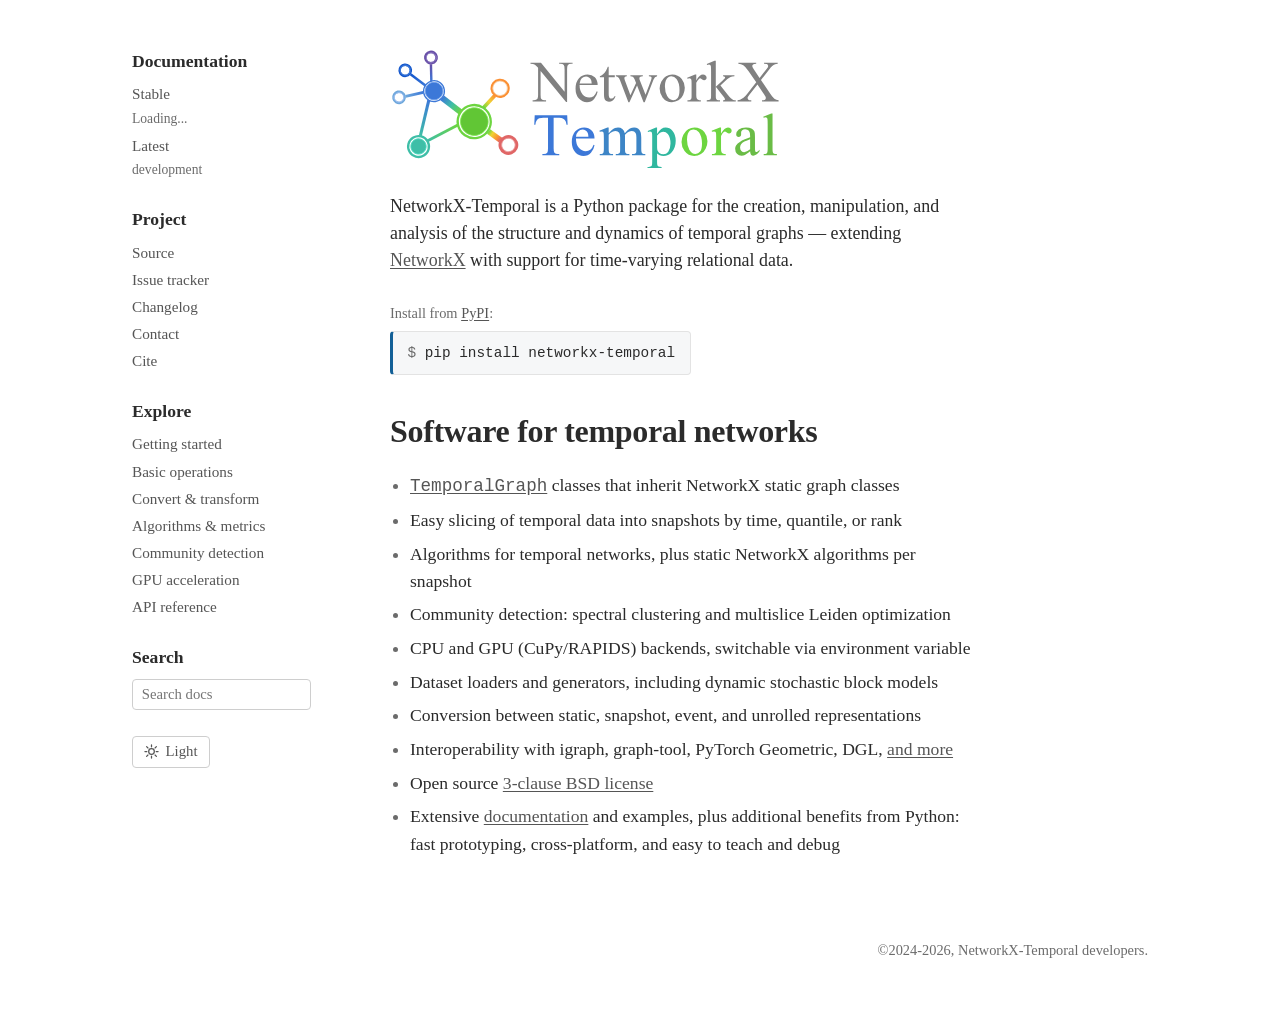
<file: index.html>
<!DOCTYPE html>
<html lang="en">
<head>
<meta charset="utf-8">
<meta name="viewport" content="width=device-width, initial-scale=1">
<title>NetworkX-Temporal — Temporal graph analysis in Python</title>
<meta name="description" content="NetworkX-Temporal is a Python package for the creation, manipulation, and analysis of the structure and dynamics of temporal graphs.">
<meta property="og:title" content="NetworkX-Temporal">
<meta property="og:description" content="Temporal graph analysis in Python, extending NetworkX.">
<meta property="og:image" content="https://networkx-temporal.org/banner.png">
<meta property="og:url" content="https://networkx-temporal.org/">
<meta name="twitter:card" content="summary_large_image">
<link rel="canonical" href="https://networkx-temporal.org/">
<link rel="apple-touch-icon" sizes="180x180" href="/apple-touch-icon.png">
<link rel="icon" type="image/svg+xml" href="/logo.svg">
<link rel="icon" type="image/png" sizes="32x32" href="/favicon-32x32.png">
<link rel="icon" type="image/png" sizes="16x16" href="/favicon-16x16.png">
<link rel="manifest" href="/site.webmanifest">
<style>
  :root {
    --blue: #136097;
    --link: #555555;
    --ink: #2b2b2b;
    --muted: #6b6b6b;
    --line: #e3e3e3;
    --bg: #ffffff;
    --code-bg: #f6f7f8;
    --border: #cecece;
    --serif: Charter, "Bitstream Charter", "Sitka Text", Cambria, Georgia, "Times New Roman", serif;
    --mono: ui-monospace, "SF Mono", "Cascadia Code", Menlo, Consolas, monospace;
    color-scheme: light;
  }

  /* Dark palette: system setting, unless light was explicitly chosen. */
  @media (prefers-color-scheme: dark) {
    :root:not([data-theme="light"]) {
      --blue: #6cb0e6;
      --link: #b4b4b4;
      --ink: #eeeeee;
      --muted: #989898;
      --line: #33373a;
      --bg: #16181a;
      --code-bg: #202427;
      --border: #3b4043;
      color-scheme: dark;
    }
  }
  /* Dark palette: explicit choice, set by the toggle. */
  :root[data-theme="dark"] {
    --blue: #6cb0e6;
    --link: #b4b4b4;
    --ink: #eeeeee;
    --muted: #989898;
    --line: #33373a;
    --bg: #16181a;
    --code-bg: #202427;
    --border: #3b4043;
    color-scheme: dark;
  }
  * { box-sizing: border-box; }
  html { scroll-behavior: smooth; }
  body {
    margin: 0;
    font-family: var(--serif);
    color: var(--ink);
    background: var(--bg);
    line-height: 1.55;
    font-size: 16px;
    -webkit-font-smoothing: antialiased;
    text-rendering: optimizeLegibility;
  }
  a { color: var(--link); text-decoration: underline; text-underline-offset: 2px; }
  a:hover { color: var(--blue); }

  .wrap {
    max-width: 1080px;
    margin: 0 auto;
    padding: 3rem 2rem 1.5rem;
    display: grid;
    grid-template-columns: 210px 1fr;
    gap: 3rem;
    align-items: start;
  }

  /* Sidebar */
  .side { position: sticky; top: 1.75rem; font-size: 0.95rem; }
  .side .group { margin-bottom: 1.6rem; }
  .side h2 {
    font-size: 1.1rem; font-weight: 700; margin: 0 0 0.45rem; color: var(--ink);
  }
  .side ul { list-style: none; margin: 0; padding: 0; }
  .side li { margin: 0.22rem 0; }
  .side a { color: var(--link); text-decoration: none; }
  .side a:hover { color: var(--blue); text-decoration: underline; }
  .side .rel { color: var(--muted); font-size: 0.85rem; margin: 0.1rem 0 0.35rem; }

  .search { display: block; }
  .search input {
    width: 85%;
    font-family: var(--serif); font-size: 0.92rem;
    padding: 0.4rem 0.55rem;
    border: 1px solid var(--border); border-radius: 4px; background: var(--bg); color: var(--ink);
  }
  .search input:focus { outline: none; border-color: var(--blue); box-shadow: 0 0 0 2px rgba(31, 119, 180, 0.2); }

  .theme button {
    display: inline-flex; align-items: center; gap: 0.4rem;
    font-family: var(--serif); font-size: 0.92rem;
    padding: 0.4rem 0.7rem;
    border: 1px solid var(--border); border-radius: 4px;
    background: var(--bg); color: var(--link); cursor: pointer;
  }
  .theme button:hover { color: var(--blue); border-color: var(--blue); }
  .theme svg { width: 15px; height: 15px; flex: none; }
  .theme .icon-moon { display: none; }
  :root[data-theme="dark"] .theme .icon-sun { display: none; }
  :root[data-theme="dark"] .theme .icon-moon { display: inline; }

  /* Main */
  .main .brand img { max-width: 400px; width: 100%; height: auto; display: block; margin-bottom: 1.25rem; }
  .lead {
    font-size: 1.12rem; line-height: 1.5; color: var(--ink);
    max-width: 64ch; margin: 0 0 1.75rem;
  }

  .install-block { margin: 0 0 2rem; }
  .install-block .label { font-size: 0.9rem; color: var(--muted); margin: 0 0 0.45rem; }
  .install {
    font-family: var(--mono); font-size: 0.9rem;
    background: var(--code-bg); border: 1px solid var(--line);
    border-left: 3px solid var(--blue);
    border-radius: 4px; padding: 0.6rem 0.9rem; display: inline-block; user-select: all; color: var(--ink);
  }
  .install::before { content: "$ "; color: var(--muted); }

  .main h1 {
    /* font-size: clamp(1.7rem, 3.2vw, 2.3rem); font-weight: 700; */
    letter-spacing: -0.01em; margin: 0 0 1rem; color: var(--ink);
  }

  .feature-list { font-size: 1.1rem; margin: 0; padding-left: 1.25rem; max-width: 66ch; }
  .feature-list li { margin: 0.4rem 0; }
  .feature-list li::marker { color: var(--muted); }

  footer {
    max-width: 1080px; margin: 0 auto; padding: 2.25rem 2rem 2.75rem;
    color: var(--muted); font-size: 0.9rem; text-align: right;
  }

  :focus-visible { outline: 3px solid var(--blue); outline-offset: 2px; border-radius: 3px; }

  @media (max-width: 800px) {
    .wrap { grid-template-columns: 1fr; gap: 2.25rem; padding-top: 2.25rem; }
    .side { position: static; order: 2; border-top: 1px solid var(--line); padding-top: 1.75rem; }
    .main { order: 1; }
  }
  @media (prefers-reduced-motion: reduce) { html { scroll-behavior: auto; } }
</style>
<script>
  /* Runs before first paint so the page never flashes the wrong theme. */
  (function () {
    var stored = null;
    try { stored = localStorage.getItem('theme'); } catch (e) { }
    document.documentElement.dataset.theme =
      stored || (matchMedia('(prefers-color-scheme: dark)').matches ? 'dark' : 'light');
  })();
</script>
</head>
<body>
  <div class="wrap">
    <aside class="side">
    <nav class="group" aria-label="Documentation">
      <h2>Documentation</h2>
      <ul>
        <li>
          <a href="https://networkx-temporal.readthedocs.io/en/stable/">Stable</a>
          <div class="rel" id="version">Loading...</div>
        </li>
        <li>
          <a href="https://networkx-temporal.readthedocs.io/en/latest/">Latest</a>
          <div class="rel">development</div>
        </li>
        <script>
          fetch('https://pypi.org/pypi/networkx-temporal/json')
            .then(response => response.json())
            .then(data => {
              document.getElementById('version').textContent = data.info.version;
            })
            .catch(error => console.error('Error:', error));
        </script>
      </ul>
    </nav>

      <nav class="group" aria-label="Project links">
        <h2>Project</h2>
        <ul>
          <li><a href="https://github.com/nelsonaloysio/networkx-temporal">Source</a></li>
          <li><a href="https://github.com/nelsonaloysio/networkx-temporal/issues">Issue tracker</a></li>
          <li><a href="https://github.com/nelsonaloysio/networkx-temporal/blob/main/CHANGELOG.md">Changelog</a></li>
          <li><a href="mailto:nelsonaloysio.reis@isti.cnr.it">Contact</a></li>
          <li><a href="https://networkx-temporal.readthedocs.io/en/stable/cite.html">Cite</a></li>
        </ul>
      </nav>

      <nav class="group" aria-label="Explore">
        <h2>Explore</h2>
        <ul>
          <li><a href="https://networkx-temporal.readthedocs.io/en/stable/#quick-start">Getting started</a></li>
          <li><a href="https://networkx-temporal.readthedocs.io/en/stable/examples/basics.html">Basic operations</a></li>
          <li><a href="https://networkx-temporal.readthedocs.io/en/stable/examples/convert.html">Convert &amp; transform</a></li>
          <li><a href="https://networkx-temporal.readthedocs.io/en/stable/examples/metrics.html">Algorithms &amp; metrics</a></li>
          <li><a href="https://networkx-temporal.readthedocs.io/en/stable/examples/community.html">Community detection</a></li>
          <li><a href="https://networkx-temporal.readthedocs.io/en/stable/examples/gpu.html">GPU acceleration</a></li>
          <li><a href="https://networkx-temporal.readthedocs.io/en/stable/api/api.html">API reference</a></li>
        </ul>
      </nav>

      <form class="group search" role="search"
            action="https://networkx-temporal.readthedocs.io/en/stable/search.html" method="get">
        <h2>Search</h2>
        <input type="hidden" name="check_keywords" value="yes">
        <input type="hidden" name="area" value="default">
        <input type="search" name="q" placeholder="Search docs" aria-label="Search the documentation">
      </form>

      <div class="group theme">
        <button type="button" id="theme-toggle" aria-label="Switch to dark theme">
          <svg class="icon-sun" viewBox="0 0 24 24" fill="none" stroke="currentColor"
               stroke-width="2" stroke-linecap="round" aria-hidden="true">
            <circle cx="12" cy="12" r="4.5"/>
            <path d="M12 1.5v3M12 19.5v3M4.2 4.2l2.1 2.1M17.7 17.7l2.1 2.1M1.5 12h3M19.5 12h3M4.2 19.8l2.1-2.1M17.7 6.3l2.1-2.1"/>
          </svg>
          <svg class="icon-moon" viewBox="0 0 24 24" fill="none" stroke="currentColor"
               stroke-width="2" stroke-linecap="round" stroke-linejoin="round" aria-hidden="true">
            <path d="M20.5 14.5A8.5 8.5 0 0 1 9.5 3.5a8.5 8.5 0 1 0 11 11z"/>
          </svg>
          <span class="theme-label">Dark</span>
        </button>
      </div>
    </aside>

    <main class="main">
      <a class="brand" href="/" aria-label="NetworkX-Temporal home">
        <img src="/banner.svg" alt="NetworkX-Temporal — Temporal graph analysis in Python">
      </a>

      <p class="lead">
        NetworkX-Temporal is a Python package for the creation, manipulation, and analysis of
        the structure and dynamics of temporal graphs — extending
        <a href="https://networkx.org">NetworkX</a>
        with support for time-varying relational data.
      </p>

      <div class="install-block">
        <p class="label">Install from <a href="https://pypi.org/project/networkx-temporal/">PyPI</a>:</p>
        <code class="install">pip install networkx-temporal</code>
      </div>

      <h1>Software for temporal networks</h1>

      <ul class="feature-list">
        <li><code><a href="https://networkx-temporal.readthedocs.io/en/stable/api/classes.html#networkx_temporal.classes.TemporalGraph">TemporalGraph</a></code> classes that inherit NetworkX static graph classes</li>
        <li>Easy slicing of temporal data into snapshots by time, quantile, or rank</li>
        <li>Algorithms for temporal networks, plus static NetworkX algorithms per snapshot</li>
        <li>Community detection: spectral clustering and multislice Leiden optimization</li>
        <li>CPU and GPU (CuPy/RAPIDS) backends, switchable via environment variable</li>
        <li>Dataset loaders and generators, including dynamic stochastic block models</li>
        <li>Conversion between static, snapshot, event, and unrolled representations</li>
        <li>Interoperability with igraph, graph-tool, PyTorch Geometric, DGL, <a href="https://networkx-temporal.readthedocs.io/en/stable/#convert-and-transform-graphs">and more</a></li>
        <li>Open source <a href="https://github.com/nelsonaloysio/networkx-temporal/blob/main/LICENSE.md">3-clause BSD license</a></li>
        <li>Extensive <a href="https://networkx-temporal.readthedocs.io/en/stable/">documentation</a> and examples, plus additional benefits from Python: fast prototyping, cross-platform, and easy to teach and debug</li>
      </ul>
    </main>
  </div>

  <footer>
    <p>&copy;2024-2026, NetworkX-Temporal developers.</p>
  </footer>

  <script>
    (function () {
      var root = document.documentElement;
      var button = document.getElementById('theme-toggle');
      var label = button.querySelector('.theme-label');
      var system = matchMedia('(prefers-color-scheme: dark)');

      function apply(theme) {
        root.dataset.theme = theme;
        var next = theme === 'dark' ? 'light' : 'dark';
        label.textContent = next === 'dark' ? 'Light' : 'Dark';
        button.setAttribute('aria-label', 'Switch to ' + next + ' theme');
      }

      apply(root.dataset.theme);

      button.addEventListener('click', function () {
        var theme = root.dataset.theme === 'dark' ? 'light' : 'dark';
        apply(theme);
        try { localStorage.setItem('theme', theme); } catch (e) { }
      });

      /* Follow live OS changes until the visitor picks a theme of their own. */
      system.addEventListener('change', function (event) {
        var stored = null;
        try { stored = localStorage.getItem('theme'); } catch (e) { }
        if (!stored) apply(event.matches ? 'dark' : 'light');
      });
    })();
  </script>
</body>
</html>
</file>
